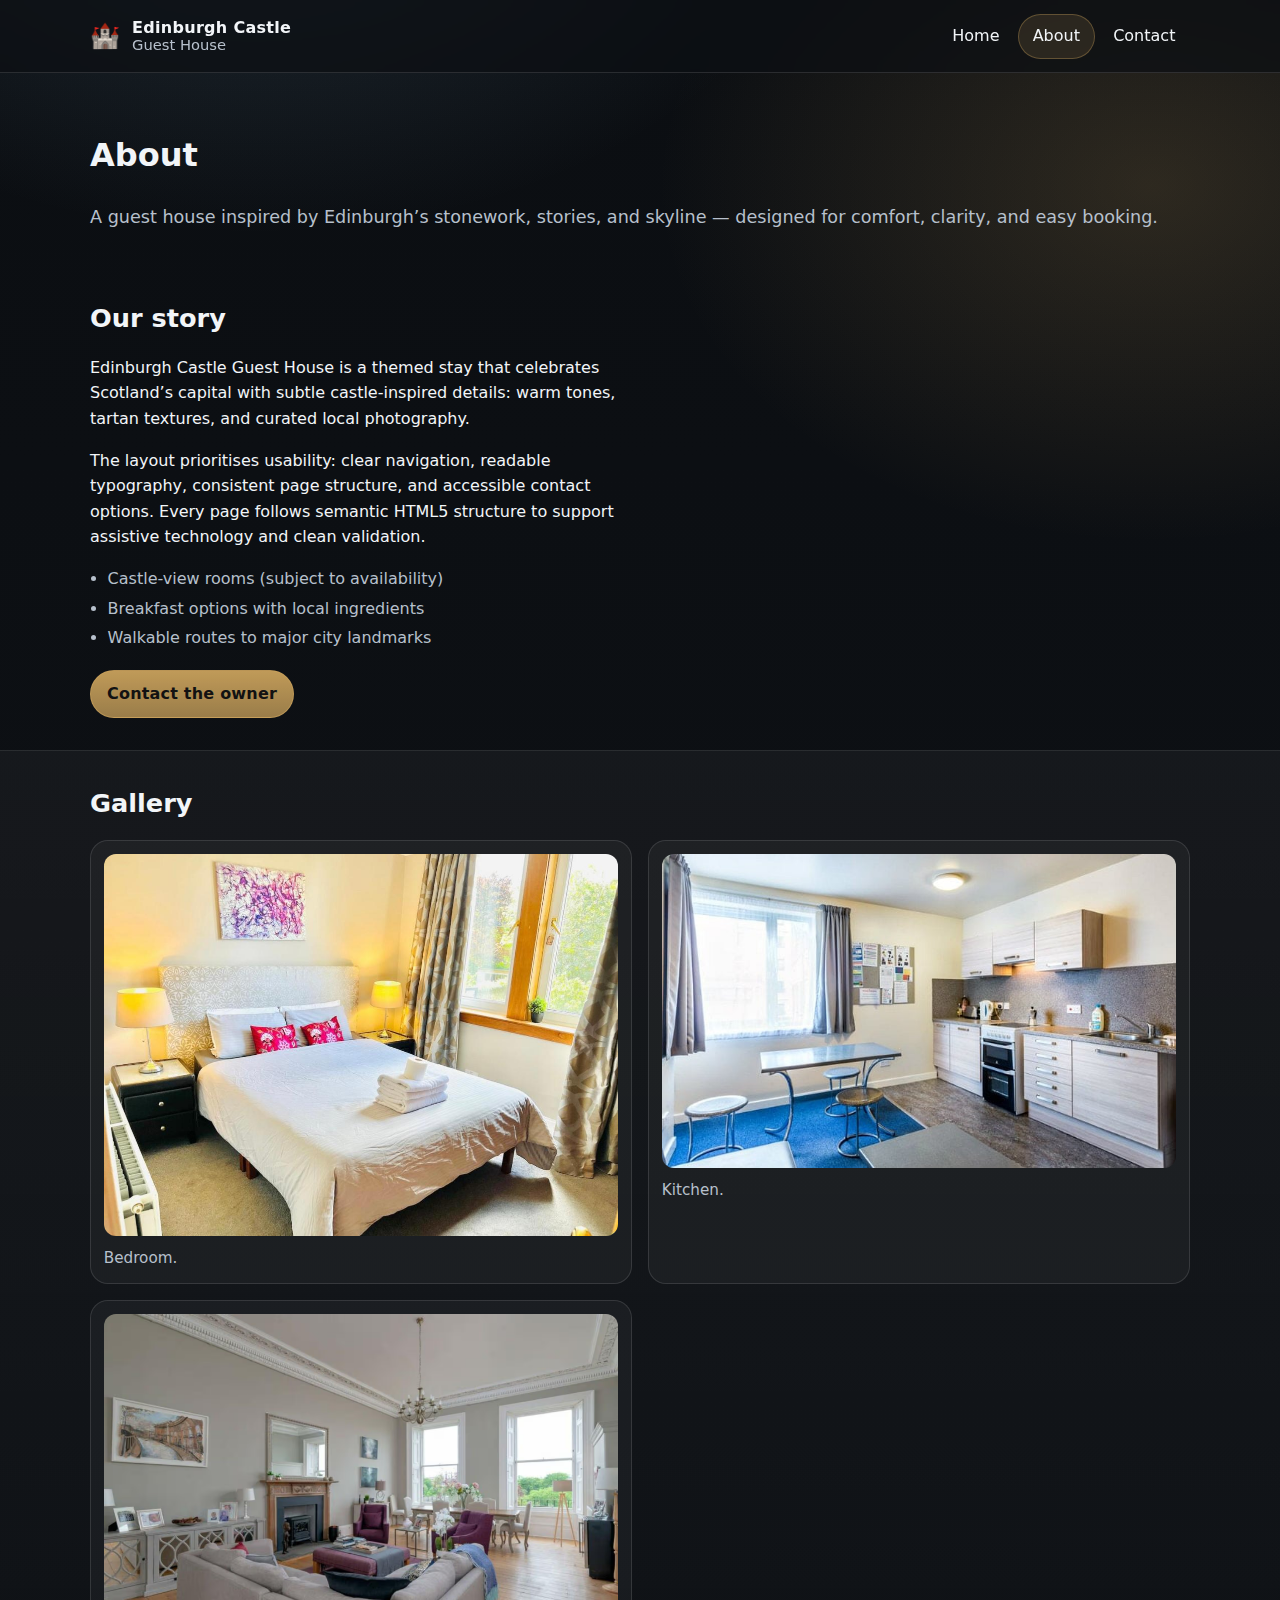
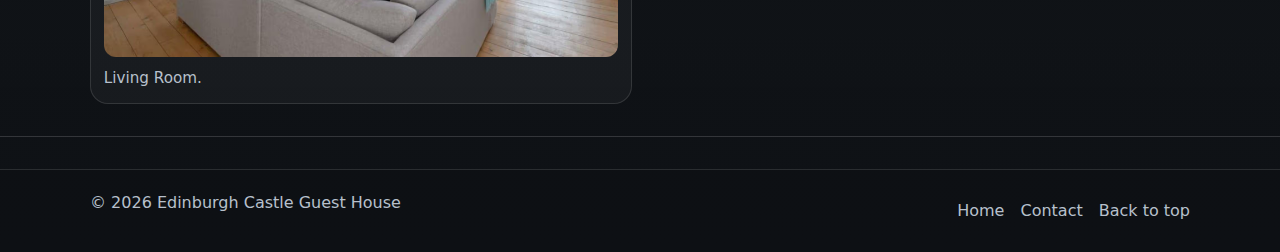
<file: about.html>
﻿<!doctype html>
<html lang="en">
<head>
    <meta charset="utf-8" />
    <meta name="viewport" content="width=device-width, initial-scale=1" />
    <meta name="description" content="Learn about Edinburgh Castle Guest House and explore our photo gallery." />
    <title>Edinburgh Castle Guest House | About</title>
    <link rel="stylesheet" href="root/styles.css" />
</head>

<body>
    <a class="skip-link" href="#main">Skip to main content</a>

    <header class="site-header">
        <div class="container header-inner">
            <a class="brand" href="index.html" aria-label="Edinburgh Castle Guest House Home">
                <span class="brand-mark" aria-hidden="true">🏰</span>
                <span class="brand-text">
                    <span class="brand-title">Edinburgh Castle</span>
                    <span class="brand-subtitle">Guest House</span>
                </span>
            </a>

            <nav class="site-nav" aria-label="Primary navigation">
                <button class="nav-toggle" type="button" aria-expanded="false" aria-controls="nav-menu">
                    <span class="sr-only">Toggle navigation</span>
                    <span aria-hidden="true">☰</span>
                </button>

                <ul id="nav-menu" class="nav-menu">
                    <li><a class="nav-link" href="index.html">Home</a></li>
                    <li><a class="nav-link" href="about.html" aria-current="page">About</a></li>
                    <li><a class="nav-link" href="contact.html">Contact</a></li>
                </ul>
            </nav>
        </div>
    </header>

    <main id="main">
        <section class="page-hero" aria-labelledby="page-title">
            <div class="container">
                <h1 id="page-title">About</h1>
                <p class="lead">
                    A guest house inspired by Edinburgh’s stonework, stories, and skyline — designed for comfort, clarity, and easy booking.
                </p>
            </div>
        </section>

        <section class="section" aria-labelledby="story-title">
            <div class="container split">
                <div>
                    <h2 id="story-title">Our story</h2>
                    <p>
                        Edinburgh Castle Guest House is a themed stay that celebrates Scotland’s capital with subtle castle-inspired details:
                        warm tones, tartan textures, and curated local photography.
                    </p>
                    <p>
                        The layout prioritises usability: clear navigation, readable typography, consistent page structure, and accessible
                        contact options. Every page follows semantic HTML5 structure to support assistive technology and clean validation.
                    </p>

                    <ul class="list-check" aria-label="Guest house highlights">
                        <li>Castle-view rooms (subject to availability)</li>
                        <li>Breakfast options with local ingredients</li>
                        <li>Walkable routes to major city landmarks</li>
                    </ul>

                    <a class="btn btn-primary" href="contact.html">Contact the owner</a>
                </div>

            </div>
        </section>

        <section class="section section-alt" aria-labelledby="gallery-title">
            <div class="container">
                <h2 id="gallery-title">Gallery</h2>

                <div class="gallery">
                    <figure class="gallery-item">
                        <img src="images/image01.jpg" alt="Exterior view of Edinburgh Castle Guest House near the Old Town" />
                        <figcaption>Bedroom.</figcaption>
                    </figure>

                    <figure class="gallery-item">
                        <img src="images/image02.jpg" alt="Castle-themed bedroom with tartan decor and warm lighting" />
                        <figcaption>Kitchen.</figcaption>
                    </figure>

                    <figure class="gallery-item">
                        <img src="images/image03.jpg" alt="Scottish breakfast served in a bright dining room" />
                        <figcaption>Living Room.</figcaption>
                    </figure>
                </div>
            </div>
        </section>
    </main>

    <footer class="site-footer">
        <div class="container footer-grid">
            <p class="muted">
                © 2026 Edinburgh Castle Guest House 
            </p>

            <ul class="footer-links" aria-label="Footer links">
                <li><a href="index.html">Home</a></li>
                <li><a href="contact.html">Contact</a></li>
                <li><a href="#main">Back to top</a></li>
            </ul>
        </div>
    </footer>

</body>
</html>
</file>
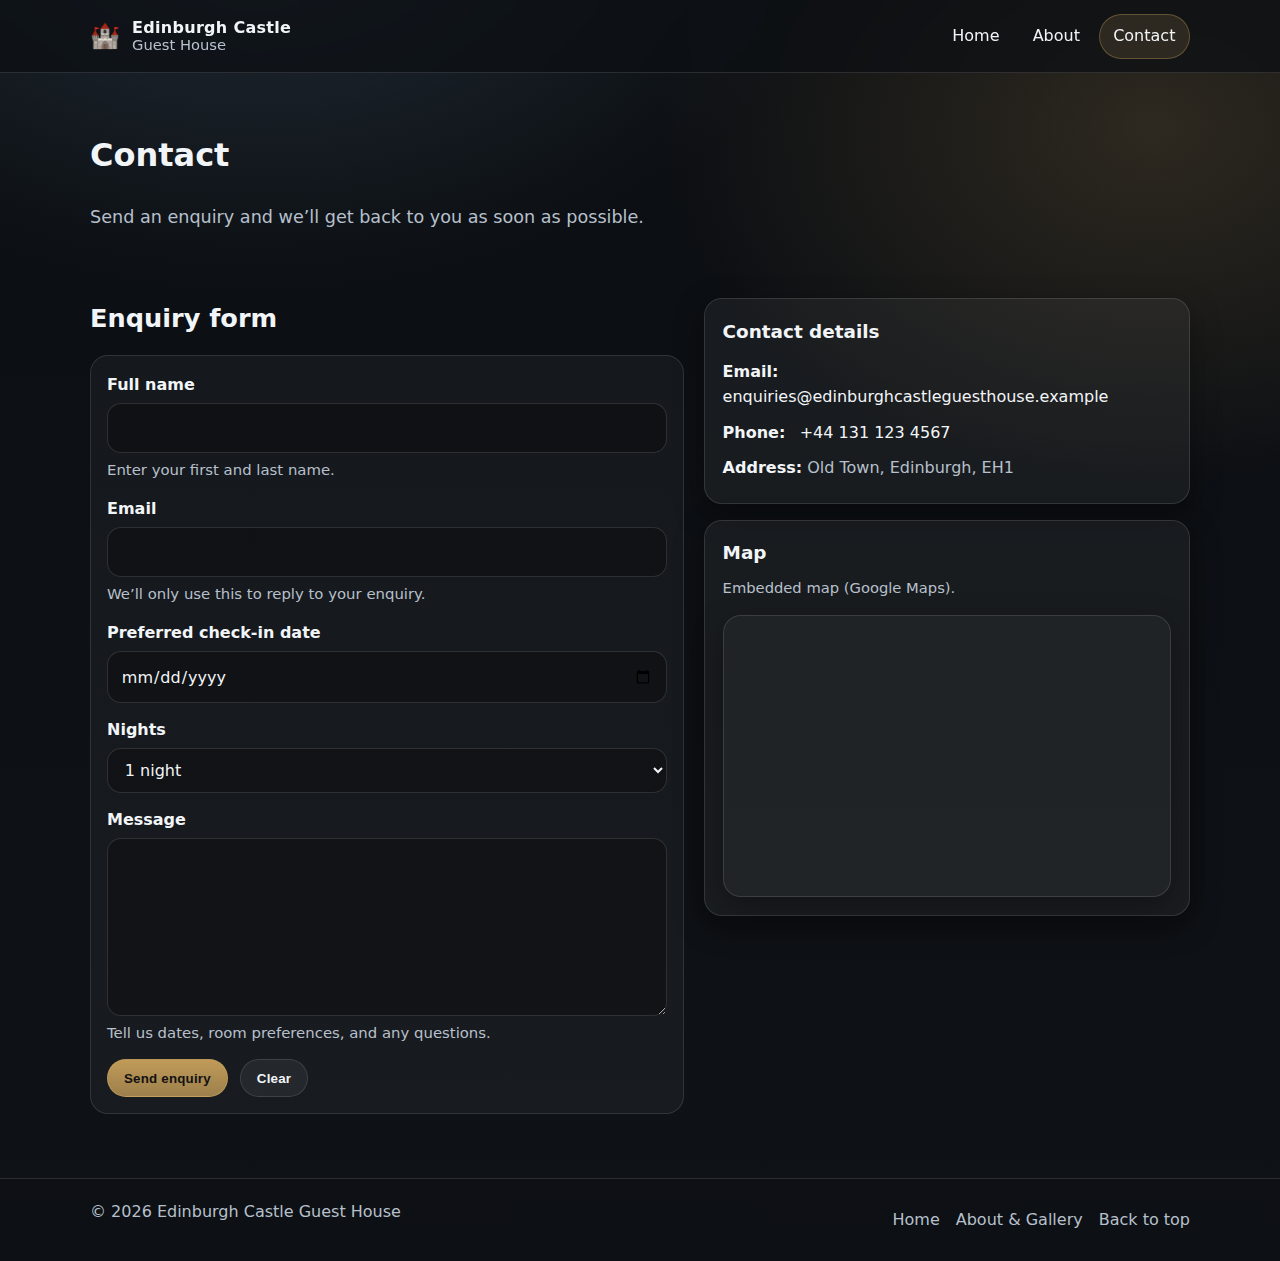
<file: contact.html>
﻿<!doctype html>
<html lang="en">
<head>
    <meta charset="utf-8" />
    <meta name="viewport" content="width=device-width, initial-scale=1" />
    <meta name="description" content="Contact Edinburgh Castle Guest House — enquiry form, location, and details." />
    <title>Edinburgh Castle Guest House | Contact</title>
    <link rel="stylesheet" href="root/styles.css" />
</head>

<body>
    <a class="skip-link" href="#main">Skip to main content</a>

    <header class="site-header">
        <div class="container header-inner">
            <a class="brand" href="index.html" aria-label="Edinburgh Castle Guest House Home">
                <span class="brand-mark" aria-hidden="true">🏰</span>
                <span class="brand-text">
                    <span class="brand-title">Edinburgh Castle</span>
                    <span class="brand-subtitle">Guest House</span>
                </span>
            </a>

            <nav class="site-nav" aria-label="Primary navigation">
                <button class="nav-toggle" type="button" aria-expanded="false" aria-controls="nav-menu">
                    <span class="sr-only">Toggle navigation</span>
                    <span aria-hidden="true">☰</span>
                </button>

                <ul id="nav-menu" class="nav-menu">
                    <li><a class="nav-link" href="index.html">Home</a></li>
                    <li><a class="nav-link" href="about.html">About</a></li>
                    <li><a class="nav-link" href="contact.html" aria-current="page">Contact</a></li>
                </ul>
            </nav>
        </div>
    </header>

    <main id="main">
        <section class="page-hero" aria-labelledby="page-title">
            <div class="container">
                <h1 id="page-title">Contact</h1>
                <p class="lead">Send an enquiry and we’ll get back to you as soon as possible.</p>
            </div>
        </section>

        <section class="section" aria-labelledby="contact-title">
            <div class="container contact-grid">
                <div>
                    <h2 id="contact-title">Enquiry form</h2>

                    <form class="form" action="#" method="post">
                        <div class="field">
                            <label for="fullName">Full name</label>
                            <input id="fullName" name="fullName" type="text" autocomplete="name" required />
                            <p class="field-hint">Enter your first and last name.</p>
                        </div>

                        <div class="field">
                            <label for="email">Email</label>
                            <input id="email" name="email" type="email" autocomplete="email" required />
                            <p class="field-hint">We’ll only use this to reply to your enquiry.</p>
                        </div>

                        <div class="field">
                            <label for="checkIn">Preferred check-in date</label>
                            <input id="checkIn" name="checkIn" type="date" />
                        </div>

                        <div class="field">
                            <label for="nights">Nights</label>
                            <select id="nights" name="nights">
                                <option value="1">1 night</option>
                                <option value="2">2 nights</option>
                                <option value="3">3 nights</option>
                                <option value="4">4 nights</option>
                                <option value="5">5 nights</option>
                                <option value="6">6 nights</option>
                                <option value="7">7 nights</option>
                            </select>
                        </div>

                        <div class="field">
                            <label for="message">Message</label>
                            <textarea id="message" name="message" rows="6" required minlength="10"></textarea>
                            <p class="field-hint">Tell us dates, room preferences, and any questions.</p>
                        </div>

                        <div class="actions">
                            <button class="btn btn-primary" type="submit">Send enquiry</button>
                            <button class="btn btn-secondary" type="reset">Clear</button>
                        </div>
                    </form>

                </div>

                <aside class="contact-aside" aria-label="Contact details and location">
                    <div class="card">
                        <h2 class="h3">Contact details</h2>
                        <ul class="contact-list">
                            <li><span class="label">Email:</span> <a href="mailto:enquiries@edinburghcastleguesthouse.example">enquiries@edinburghcastleguesthouse.example</a></li>
                            <li><span class="label">Phone:</span> <a href="tel:+441311234567">+44 131 123 4567</a></li>
                            <li><span class="label">Address:</span> Old Town, Edinburgh, EH1 </li>
                        </ul>
                    </div>

                    <div class="card">
                        <h2 class="h3">Map</h2>
                        <p class="muted small">
                            Embedded map (Google Maps).
                        </p>

                        <div class="map-embed" title="Map showing Edinburgh Castle area">
                            <iframe title="Google Map showing Edinburgh Castle"
                                    loading="lazy"
                                    referrerpolicy="no-referrer-when-downgrade"
                                    src="https://www.google.com/maps?q=Edinburgh%20Castle&output=embed">
                            </iframe>
                        </div>
                    </div>
                </aside>
            </div>
        </section>
    </main>

    <footer class="site-footer">
        <div class="container footer-grid">
            <p class="muted">
                © 2026 Edinburgh Castle Guest House
            </p>

            <ul class="footer-links" aria-label="Footer links">
                <li><a href="index.html">Home</a></li>
                <li><a href="about.html">About & Gallery</a></li>
                <li><a href="#main">Back to top</a></li>
            </ul>
        </div>
    </footer>

</body>
</html>
</file>
<file: root/styles.css>
:root {
    --bg: #0f1216;
    --surface: #151a20;
    --surface-2: #0b0e12;
    --text: #f2f5f8;
    --muted: #b7c0cc;
    --brand: #caa25c; 
    --brand-2: #7aa6c2; 
    --border: rgba(255,255,255,0.12);
    --shadow: 0 10px 30px rgba(0,0,0,0.35);
    --radius: 18px;
    --radius-sm: 12px;
    --max: 1100px;
    --focus: 3px solid rgba(202,162,92,0.9);
}

* {
    box-sizing: border-box;
}

html {
    scroll-behavior: smooth;
}

body {
    margin: 0;
    font-family: system-ui, -apple-system, Segoe UI, Roboto, Ubuntu, Cantarell, "Helvetica Neue", Arial, "Noto Sans", sans-serif;
    line-height: 1.6;
    color: var(--text);
    background: radial-gradient(1000px 700px at 20% -10%, rgba(122,166,194,0.22), transparent 60%), radial-gradient(900px 650px at 90% 10%, rgba(202,162,92,0.18), transparent 55%), linear-gradient(180deg, var(--surface-2), var(--bg));
}

img {
    max-width: 100%;
    height: auto;
    display: block;
    border-radius: var(--radius-sm);
}

a {
    color: var(--text);
    text-decoration: none;
}

    a:hover {
        text-decoration: underline;
    }

    a:focus-visible,
    button:focus-visible,
    input:focus-visible,
    select:focus-visible,
    textarea:focus-visible {
        outline: var(--focus);
        outline-offset: 3px;
        border-radius: 10px;
    }

code {
    font-family: ui-monospace, SFMono-Regular, Menlo, Monaco, Consolas, "Liberation Mono", "Courier New", monospace;
    font-size: 0.95em;
    background: rgba(255,255,255,0.08);
    padding: 0.1em 0.35em;
    border-radius: 8px;
}

.container {
    width: min(var(--max), calc(100% - 2rem));
    margin-inline: auto;
}

.sr-only {
    position: absolute;
    width: 1px;
    height: 1px;
    padding: 0;
    margin: -1px;
    overflow: hidden;
    clip: rect(0,0,0,0);
    white-space: nowrap;
    border: 0;
}

.skip-link {
    position: absolute;
    left: 1rem;
    top: 1rem;
    transform: translateY(-200%);
    background: var(--surface);
    color: var(--text);
    padding: 0.6rem 0.9rem;
    border-radius: 12px;
    border: 1px solid var(--border);
    z-index: 1000;
}

    .skip-link:focus {
        transform: translateY(0);
    }

.site-header {
    position: sticky;
    top: 0;
    z-index: 999;
    background: rgba(11,14,18,0.7);
    backdrop-filter: blur(10px);
    border-bottom: 1px solid var(--border);
}

.header-inner {
    display: flex;
    align-items: center;
    justify-content: space-between;
    padding: 0.85rem 0;
    gap: 1rem;
}

.brand {
    display: inline-flex;
    gap: 0.75rem;
    align-items: center;
}

.brand-mark {
    font-size: 1.5rem;
    line-height: 1;
}

.brand-text {
    display: grid;
    line-height: 1.1;
}

.brand-title {
    font-weight: 800;
    letter-spacing: 0.3px;
}

.brand-subtitle {
    color: var(--muted);
    font-size: 0.92rem;
}

.site-nav {
    display: flex;
    align-items: center;
    gap: 0.75rem;
}

.nav-toggle {
    display: none;
    border: 1px solid var(--border);
    background: rgba(255,255,255,0.06);
    color: var(--text);
    padding: 0.5rem 0.75rem;
    border-radius: 12px;
    cursor: pointer;
}

.nav-menu {
    list-style: none;
    display: flex;
    gap: 0.25rem;
    padding: 0;
    margin: 0;
}

.nav-link {
    display: inline-flex;
    padding: 0.55rem 0.85rem;
    border-radius: 999px;
    border: 1px solid transparent;
}

    .nav-link[aria-current="page"] {
        background: rgba(202,162,92,0.15);
        border-color: rgba(202,162,92,0.35);
    }

    .nav-link:hover {
        background: rgba(255,255,255,0.06);
        text-decoration: none;
    }


.hero {
    padding: 2.5rem 0 1.5rem;
}

.hero-grid {
    display: grid;
    grid-template-columns: 1.1fr 0.9fr;
    gap: 2rem;
    align-items: center;
}

.hero-content h1 {
    font-size: clamp(2rem, 3.6vw, 3rem);
    line-height: 1.1;
    margin: 0 0 0.9rem;
}

.lead {
    font-size: 1.1rem;
    color: var(--muted);
    margin: 0 0 1.2rem;
}

.hero-actions {
    display: flex;
    gap: 0.75rem;
    flex-wrap: wrap;
    margin-bottom: 1.1rem;
}

.hero-highlights {
    margin: 0;
    padding-left: 1.1rem;
    color: var(--muted);
}

.hero-media {
    margin: 0;
}

    .hero-media img {
        border-radius: var(--radius);
        box-shadow: var(--shadow);
        border: 1px solid var(--border);
    }

.muted {
    color: var(--muted);
}

.small {
    font-size: 0.92rem;
}


.page-hero {
    padding: 2.2rem 0 1rem;
}


.section {
    padding: 2rem 0;
}

.section-alt {
    background: linear-gradient(180deg, rgba(255,255,255,0.04), transparent);
    border-top: 1px solid var(--border);
    border-bottom: 1px solid var(--border);
}

h2 {
    font-size: 1.6rem;
    margin: 0 0 1rem;
}

.h3, h3 {
    margin: 0 0 0.5rem;
    font-size: 1.15rem;
}

p {
    margin: 0 0 1rem;
}

.cards {
    display: grid;
    grid-template-columns: repeat(3, 1fr);
    gap: 1rem;
}

.card {
    background: rgba(255,255,255,0.05);
    border: 1px solid var(--border);
    border-radius: var(--radius);
    padding: 1.1rem;
    box-shadow: var(--shadow);
}

    .card p {
        color: var(--muted);
    }

.split {
    display: grid;
    grid-template-columns: 1fr 1fr;
    gap: 1.5rem;
    align-items: start;
}

.feature-figure {
    margin: 0;
}

    .feature-figure img {
        border: 1px solid var(--border);
        border-radius: var(--radius);
        box-shadow: var(--shadow);
    }


.image-grid {
    display: grid;
    grid-template-columns: repeat(2, 1fr);
    gap: 0.75rem;
}

.thumb {
    margin: 0;
}

    .thumb img {
        border: 1px solid var(--border);
        box-shadow: var(--shadow);
    }


.gallery {
    display: grid;
    grid-template-columns: repeat(2, 1fr);
    gap: 1rem;
}

.gallery-item {
    margin: 0;
    background: rgba(255,255,255,0.04);
    border: 1px solid var(--border);
    border-radius: var(--radius);
    padding: 0.8rem;
}

    .gallery-item figcaption {
        margin-top: 0.6rem;
        color: var(--muted);
        font-size: 0.95rem;
    }

.btn {
    display: inline-flex;
    align-items: center;
    justify-content: center;
    gap: 0.5rem;
    padding: 0.65rem 1rem;
    border-radius: 999px;
    border: 1px solid var(--border);
    cursor: pointer;
    font-weight: 650;
    letter-spacing: 0.2px;
}

.btn-primary {
    background: linear-gradient(180deg, rgba(202,162,92,0.95), rgba(202,162,92,0.75));
    color: #121212;
    border-color: rgba(202,162,92,0.65);
}

    .btn-primary:hover {
        text-decoration: none;
        filter: brightness(1.05);
    }

.btn-secondary {
    background: rgba(255,255,255,0.06);
    color: var(--text);
}

    .btn-secondary:hover {
        text-decoration: none;
        background: rgba(255,255,255,0.09);
    }


.list-check {
    padding-left: 1.1rem;
    margin: 0 0 1.2rem;
}

    .list-check li {
        margin: 0.25rem 0;
        color: var(--muted);
    }


.contact-grid {
    display: grid;
    grid-template-columns: 1.1fr 0.9fr;
    gap: 1.25rem;
    align-items: start;
}

.form {
    background: rgba(255,255,255,0.04);
    border: 1px solid var(--border);
    border-radius: var(--radius);
    padding: 1rem;
}

.field {
    display: grid;
    gap: 0.35rem;
    margin-bottom: 0.85rem;
}

label {
    font-weight: 700;
}

input, select, textarea {
    border-radius: 14px;
    border: 1px solid var(--border);
    background: rgba(0,0,0,0.25);
    color: var(--text);
    padding: 0.7rem 0.8rem;
    font: inherit;
}

textarea {
    resize: vertical;
    min-height: 140px;
}

.field-hint {
    margin: 0;
    color: var(--muted);
    font-size: 0.93rem;
}

.actions {
    display: flex;
    gap: 0.75rem;
    flex-wrap: wrap;
    margin-top: 0.75rem;
}

.status {
    min-height: 1.25rem;
    margin-bottom: 0.75rem;
    color: var(--muted);
}

    .status.ok {
        color: rgba(173, 255, 190, 0.95);
    }

    .status.bad {
        color: rgba(255, 180, 180, 0.95);
    }

.contact-aside .card + .card {
    margin-top: 1rem;
}

.contact-list {
    list-style: none;
    padding: 0;
    margin: 0;
    color: var(--muted);
}

    .contact-list li {
        padding: 0.3rem 0;
    }

.label {
    display: inline-block;
    min-width: 72px;
    color: var(--text);
    font-weight: 700;
}

.map-embed {
    border-radius: var(--radius);
    overflow: hidden;
    border: 1px solid var(--border);
    box-shadow: var(--shadow);
    background: rgba(255,255,255,0.03);
}

    .map-embed iframe {
        width: 100%;
        height: 280px;
        border: 0;
        display: block;
    }

.site-footer {
    border-top: 1px solid var(--border);
    margin-top: 2rem;
    padding: 1.25rem 0;
    background: rgba(11,14,18,0.5);
}

.footer-grid {
    display: flex;
    align-items: center;
    justify-content: space-between;
    gap: 1rem;
    flex-wrap: wrap;
}

.footer-links {
    list-style: none;
    display: flex;
    gap: 1rem;
    padding: 0;
    margin: 0;
}

    .footer-links a {
        color: var(--muted);
    }

        .footer-links a:hover {
            color: var(--text);
        }


@media (max-width: 900px) {
    .hero-grid,
    .split,
    .contact-grid {
        grid-template-columns: 1fr;
    }

    .cards {
        grid-template-columns: 1fr;
    }

    .gallery {
        grid-template-columns: 1fr;
    }
}

@media (max-width: 720px) {
    .nav-toggle {
        display: inline-flex;
    }

    .nav-menu {
        display: none;
        position: absolute;
        right: 1rem;
        top: 4rem;
        background: rgba(11,14,18,0.95);
        border: 1px solid var(--border);
        border-radius: 16px;
        padding: 0.5rem;
        flex-direction: column;
        min-width: 210px;
    }

        .nav-menu.is-open {
            display: flex;
        }

    .nav-link {
        width: 100%;
        justify-content: flex-start;
    }
}
</file>
